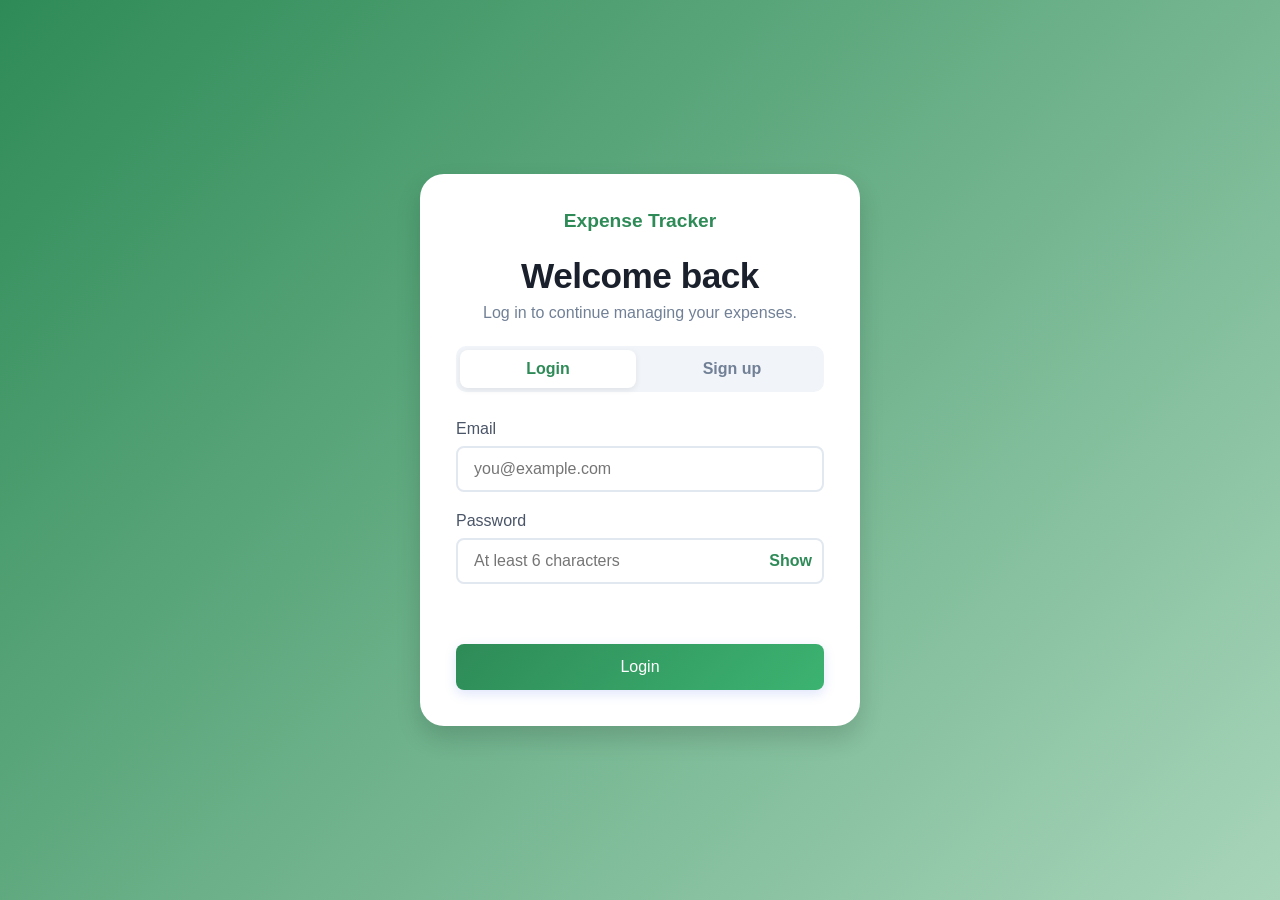
<file: index.html>
<!DOCTYPE html>
<html lang="en">
<head>
    <meta charset="UTF-8">
    <meta name="viewport" content="width=device-width, initial-scale=1.0">
    <title>Expense Tracker</title>
    <link rel="stylesheet" href="css/style.css">
    <script src="js/auth-guard.js"></script>
    <script src="js/user.js" defer></script>
    <script src="js/storage.js" defer></script>
    <script src="js/script.js" defer></script>
</head>
<body>
    <div class="container">
        <nav class="app-nav">
            <span class="app-nav-title" data-user-greeting>Welcome back</span>
            <div class="app-nav-links">
                <a href="index.html" class="active">Transactions</a>
                <a href="budget.html">Budget &amp; Reports</a>
                <a href="how-to-use.html">How to Use</a>
                <a href="settings.html">Settings</a>
                <a href="auth.html">Login / Sign up</a>
            </div>
        </nav>

        <h1>Expense Tracker</h1>

        <!-- Safe-to-Spend banner: pulls from budgetConfig (set on budget.html) + this month's expenses -->
        <div class="safe-to-spend-card status-ok" id="safe-to-spend-card">
            <h2>Safe-to-Spend This Month</h2>
            <h1 id="safe-to-spend-amount">₹0.00</h1>
            <p id="daily-allowance" class="daily-allowance-text">₹0.00 / day</p>
            <div class="progress-track">
                <div class="progress-bar" id="safe-to-spend-bar"></div>
            </div>
            <small>After fixed obligations &amp; savings goal — set these on the Budget &amp; Reports page.</small>
        </div>

        <div class="balance-container">
            <h2>Transaction Totals</h2>
            <h1 id="balance">₹0.00</h1>

            <div class="summary">
                <div class="income">
                    <h3>Income</h3>
                    <p id="income-amount">₹0.00</p>
                </div>
                <div class="expenses">
                    <h3>Expenses</h3>
                    <p id="expense-amount">₹0.00</p>
                </div>
            </div>
        </div>

        <!-- presets panel -->
        <div class ="panel quick-add-panel">
            <div class= "quick-add-header">
                <h2>Presets</h2>
                <button type ="button" id = "quick-add-new-btn" class = "quick-add-new-btn">+ New</button>
            </div>

            <div class = "quick-add-pills" id ="quick-add-pills">
                <!-- presets to be inseted here using js -->
            </div>
            <div class ="quick-add-create-form" id = "quick-add-create-form" hidden>
                <input type = "text" id = "quick-add-name" placeholder="eg. Coffee" autocomplete="off">
                <input type ="number" id = "quick-add-amount" placeholder="Default amount" min ="0">

                <select id = "quick-add-category"></select>
                <button type ="button" id = "quick-add-save-btn" class ="cancel-btn">Save</button>
                <button type="button" id = "quick-add-cancel-btn" class="cancel-btn">Cancel</button>
            </div>
        </div>

        <div class="main-content">
            <div class="transaction-container">
                <h2>Transactions</h2>
                <ul id="transaction-list">
                    <!-- TRANSACTIONS WILL BE INSERTED HERE USING JS -->
                </ul>
            </div>

            <div class="form-container">
                <h2 id="form-title">Add Transaction</h2>

                <form id="transaction-form">
                    <div class="form-group">
                        <label for="description">Description</label>
                        <input type="text" id="description" placeholder="Enter description" autocomplete="off" required>
                    </div>

                    <div class="form-group">
                        <label for="amount">Amount</label>
                        <input type="number" id="amount" placeholder="Enter amount..." min="0" step="0.01" required>
                    </div>

                    <div class="form-group">
                        <label for="category">Category</label>
                        <select id="category" required></select>
                    </div>

                    <div class="form-group">
                        <label for="date">Date</label>
                        <input type="date" id="date" required>
                    </div>

                    <div class="form-group">
                        <label>Transaction Type</label>
                        <div class="type-toggle">
                            <input type="radio" id="type-income" name="type" value="income">
                            <label for="type-income" class="toggle-label income-label">Income</label>

                            <input type="radio" id="type-expense" name="type" value="expense" checked>
                            <label for="type-expense" class="toggle-label expense-label">Expense</label>
                        </div>
                    </div>

                    <button type="submit" id="submit-btn">Add Transaction</button>
                    <button type="button" id="cancel-edit-btn" class="cancel-btn" hidden>Cancel Edit</button>
                </form>
            </div>
        </div>
    </div>
</body>
</html>
</file>
<file: css/style.css>
* {
    margin:0;
    padding:0;
    box-sizing:border-box;
}

body {
    background: linear-gradient(135deg, #2e8b57, #a8d5ba);
    min-height: 100vh;
    font-family:'Gill Sans', 'Gill Sans MT',Calibri, 'Trebuchet MS', sans-serif;
    display: flex;
    align-items: center;
    justify-content: center;
    padding: 20px;
    color: #2d3436;
}

.container {
    width: 100%;
    max-width: 1200px;
    background-color: white;
    padding: 2rem;
    border-radius: 24px;
    box-shadow: 0 12px 24px rgba(0,0,0,0.15);
}

h1 {
    text-align:center;
    color:#1a202c;
    margin-bottom:35px;
    font-size: 2.2rem;
    font-weight: 600;
    letter-spacing: -0.5px;
}

h2 {
    color: #2d3748;
    margin-bottom:1rem;
    font-size : 1.25rem;
    font-weight: 500;
}

.balance-container {
    text-align : center;
    margin-bottom : 35px;
    padding: 24px;
    background: linear-gradient(135deg, #a8d5ba, #6b8e23);
    border-radius: 1rem;
    box-shadow: 0 4px 12px rgba(0,0,0,0.05);
}

.balance-container h1 {
    font-size: 3rem;
    margin : 15px 0;
}

.summary {
    display: grid;
    grid-template-columns: 1fr 1fr;
    gap :24px;
    margin-top:24px;
}

.main-content {
    display: grid;
    grid-template-columns: 1fr 1fr;
    gap :24px;
}

.income,
.expenses {
    background-color: white;
    margin : 10px 10px;
    padding: 24px;
    border-radius: 1rem;
    box-shadow: 0 4px 12px rgba(0,0,0,0.05);
    transition : transform 0.2s ease;
}

.income:hover,
.expenses:hover {
    transform: translateY(-2px);
}

.income h3 {
    color: #059669;
    font-size: 1.1rem;
    font-weight: 500;
}

.expenses h3 {
    color: #dc2626;
    font-size: 1.1rem;
    font-weight: 500;
}

.income p,
.expenses p {
    margin-top : 8px;
    font-size: 1.75rem;
    font-weight: 600;
}

.income p {
    color : #059669;
}

.expenses p {
    color: #dc2626;
}


.transaction-container {
    height: 100%;
    display: flex;
    flex-direction: column;
}

#transaction-list {
    list-style: none;
    max-height: 500px;
    overflow-y: auto;
    padding-right: 8px;
    flex-grow: 1;
}

#transaction-list::-webkit-scrollbar {
    width: 10px;
}
#transaction-list::-webkit-scrollbar-track {
    background-color: #f1f1f1;
    border-radius: 4px;
}

#transaction-list::-webkit-scrollbar-thumb {
    background-color: #cbd5e0;
    border-radius: 4px;
}
#transaction-list::-webkit-scrollbar-thumb:hover {
    border-color: #a0aec0;
}


.transaction {
    display: flex;
    justify-content: space-between;
    align-items: center;
    padding: 1rem 1.2rem;
    margin-bottom: 12px;
    border-radius:12px;
    background-color: #fff;
    box-shadow: 0 2px rgba(0,0,0,0.05);
    transition: all 0.2s ease;
    border-right: 5px solid;
    animation: slidein 0.3s ease ;
    cursor: pointer; /* clicking a row (not the delete button) opens it for editing */
}

@keyframes slidein {
    from{
        opacity: 0;
        transform : translateX(-20px);
    }
    to{
        opacity: 1;
        transform : translateX(0);
    }
}

.transaction:hover {
    transform: translateX(4px);
    box-shadow: 0 4px 12px rgba(0,0,0,0.1);
}

.transaction.income {
    border-right-color:#059669;
}

.transaction.expense {
    border-right-color:#dc2626;
}

.transaction-info {
    display: flex;
    flex-direction: column;
    gap: 4px;
}

.transaction-meta {
    font-size: 0.8rem;
    color: #718096;
}

.transaction-amount-group {
    display: flex;
    align-items: center;
    gap: 8px;
}

.transaction .delete-btn {
    background:none;
    border: none;
    color: #dc2626;
    cursor: pointer;
    font-size: 1.4rem;
    opacity: 0;
    transition: all 0.2s ease;
    padding: 4px 8px;
    border-radius : 4px;
    margin-left: 12px;
}

.transaction:hover .delete-btn {
    opacity: 1;
}

.transaction .delete-btn:hover {
    background-color: #fee2e2;
    transform: scale(1.1);
}


.form-container {
    background: linear-gradient(135deg, #f6f8fb, #f1f4f8);
    padding : 24px;
    border-radius: 16px;
    box-shadow: 0 4px 12px rgba(0,0,0,0.15);
    height: 100%;
    display: flex;
    flex-direction: column;
}

.form-container form {
    height: 100%;
    display : flex;
    flex-direction: column;
}

.form-group {
    margin-bottom: 20px;
}

label {
    display: block;
    margin-bottom: 8px;
    color: #4a5568;
    font-weight: 500;
}

input, select {
    width: 100%;
    padding: 12px 16px;
    border: 2px solid #e2e8f0;
    border-radius: 8px;
    font-size: 1rem;
    transition: all 0.2s ease;
    background-color: white;
    font-family: inherit;
}

input:focus, select:focus {
    outline: none;
    border-color: #667eea;
    box-shadow: 0 0 0 3px rgba(102, 126, 234, 0.1);
}

input:hover, select:hover {
    border-color: #cbd5e0;
}

/* Remove number input spinner arrows so users just type the amount */
input[type="number"] {
    -moz-appearance: textfield;
}
input[type="number"]::-webkit-outer-spin-button,
input[type="number"]::-webkit-inner-spin-button {
    -webkit-appearance: none;
    margin: 0;
}

small {
    color: #718096;
    font-size: 0.875rem;
    margin-top: 4px;
    display: block;
}

button[type="submit"], .cancel-btn {
    width: 100%;
    padding: 14px;
    border: none;
    border-radius: 8px;
    cursor: pointer;
    font-size: 1rem;
    font-weight: 500;
    transition: all 0.2s ease;
    margin-top: 8px;
}

button[type="submit"] {
    background: linear-gradient(135deg, #2e8b57 0%, #3cb371 100%);
    color: white;
    box-shadow: 0 4px 12px rgba(102, 126, 234, 0.2);
}

button[type="submit"]:hover {
    transform: translateY(-2px);
    box-shadow: 0 6px 16px rgba(102, 126, 234, 0.3);
}
button[type="submit"]:active {
    transform: translateY(0);
    box-shadow: 0 4px 12px rgba(102, 126, 234, 0.2);
}

.cancel-btn {
    background-color: #f1f4f8;
    color: #4a5568;
    border: 2px solid #e2e8f0;
}
.cancel-btn:hover {
    background-color: #e2e8f0;
}


/* ==========================================================
   Navigation (2-page app)
   ========================================================== */

.app-nav {
    display: flex;
    justify-content: space-between;
    align-items: center;
    margin-bottom: 24px;
    padding-bottom: 16px;
    border-bottom: 2px solid #f1f4f8;
}

.app-nav-title {
    font-weight: 700;
    font-size: 1.2rem;
    color: #2e8b57;
}

.app-nav-links {
    display: flex;
    gap: 20px;
}

.app-nav-links a {
    text-decoration: none;
    color: #4a5568;
    font-weight: 500;
    padding: 6px 4px;
    border-bottom: 2px solid transparent;
    transition: all 0.2s ease;
}

.app-nav-links a:hover {
    color: #2e8b57;
}

.app-nav-links a.active {
    color: #2e8b57;
    border-bottom-color: #2e8b57;
}

.content-page {
    max-width: 860px;
    margin: 0 auto;
}

.editable-content {
    line-height: 1.7;
}

.editable-content h2 {
    margin-top: 24px;
}

.editable-content h2:first-child {
    margin-top: 0;
}

.settings-panel {
    max-width: 620px;
    margin: 0 auto 24px;
}

.settings-message {
    min-height: 1.4em;
    margin: 12px 0;
}

.settings-message.success {
    color: #059669;
}

.settings-message.error {
    color: #dc2626;
}

/* ==========================================================
   Login / sign-up page
   ========================================================== */

.auth-page {
    background: linear-gradient(135deg, #2e8b57, #a8d5ba);
}

.auth-card {
    width: 100%;
    max-width: 440px;
    padding: 36px;
    background: white;
    border-radius: 24px;
    box-shadow: 0 12px 24px rgba(0, 0, 0, 0.15);
}

.auth-brand {
    text-align: center;
}

.auth-brand h1 {
    margin: 24px 0 8px;
}

.auth-brand p {
    color: #718096;
    margin-bottom: 24px;
}

.auth-tabs {
    display: grid;
    grid-template-columns: 1fr 1fr;
    gap: 8px;
    padding: 4px;
    margin-bottom: 28px;
    background: #f1f4f8;
    border-radius: 10px;
}

.auth-tab {
    padding: 10px;
    border: 0;
    border-radius: 8px;
    background: transparent;
    color: #718096;
    cursor: pointer;
    font: inherit;
    font-weight: 600;
}

.auth-tab.active {
    background: white;
    color: #2e8b57;
    box-shadow: 0 2px 6px rgba(0, 0, 0, 0.08);
}

.password-field {
    position: relative;
}

.password-field input {
    padding-right: 68px;
}

.password-toggle {
    position: absolute;
    top: 50%;
    right: 12px;
    transform: translateY(-50%);
    border: 0;
    background: transparent;
    color: #2e8b57;
    cursor: pointer;
    font: inherit;
    font-weight: 600;
}

.auth-message {
    min-height: 24px;
    margin: 4px 0 8px;
    font-size: 0.9rem;
    text-align: center;
}

.auth-message.error {
    color: #dc2626;
}

.auth-message.success {
    color: #059669;
}

.back-to-app {
    display: block;
    margin-top: 22px;
    color: #2e8b57;
    text-align: center;
    text-decoration: none;
    font-weight: 600;
}

.back-to-app:hover {
    text-decoration: underline;
}

.demo-note {
    margin-top: 18px;
    color: #718096;
    font-size: 0.78rem;
    text-align: center;
}


/* ==========================================================
   Safe-to-Spend hero card (index.html)
   ========================================================== */

.safe-to-spend-card {
    text-align: center;
    margin-bottom: 24px;
    padding: 24px;
    border-radius: 1rem;
    box-shadow: 0 4px 12px rgba(0,0,0,0.05);
    color: white;
    transition: background 0.3s ease;
}

.safe-to-spend-card h1 {
    font-size: 2.6rem;
    margin: 10px 0;
    color: white;
}

.safe-to-spend-card h2 {
    color: rgba(255,255,255,0.9);
}

.safe-to-spend-card small {
    color: rgba(255,255,255,0.85);
}

.daily-allowance-text {
    font-size: 1rem;
    margin-bottom: 16px;
    font-weight: 500;
}

.status-ok { background: linear-gradient(135deg, #059669, #2e8b57); }
.status-warning { background: linear-gradient(135deg, #f59e0b, #ea580c); }
.status-danger { background: linear-gradient(135deg, #dc2626, #991b1b); }

.progress-track {
    width: 100%;
    height: 10px;
    background: rgba(255,255,255,0.3);
    border-radius: 6px;
    overflow: hidden;
    margin-bottom: 12px;
}

.progress-bar {
    height: 100%;
    background: white;
    border-radius: 6px;
    transition: width 0.3s ease;
}


/* ==========================================================
   Type toggle (income / expense radio buttons styled as pills)
   ========================================================== */

.type-toggle {
    display: flex;
    gap: 12px;
}

.type-toggle input[type="radio"] {
    position: absolute;
    opacity: 0;
    width: 0;
    height: 0;
}

.toggle-label {
    flex: 1;
    text-align: center;
    padding: 10px;
    border: 2px solid #e2e8f0;
    border-radius: 8px;
    cursor: pointer;
    font-weight: 500;
    color: #4a5568;
    transition: all 0.2s ease;
}

#type-income:checked + .income-label {
    background-color: #059669;
    border-color: #059669;
    color: white;
}

#type-expense:checked + .expense-label {
    background-color: #dc2626;
    border-color: #dc2626;
    color: white;
}


/* ==========================================================
   Budget page — panels, fixed obligations list, overview cards
   ========================================================== */

.panel {
    background-color: #fff;
    padding: 24px;
    border-radius: 1rem;
    box-shadow: 0 4px 12px rgba(0,0,0,0.05);
    margin-bottom: 24px;
}

.inline-form {
    display: grid;
    grid-template-columns: 1fr 1fr auto;
    gap: 16px;
    align-items: end;
}

.inline-form .form-group {
    margin-bottom: 0;
}

.inline-form button {
    height: fit-content;
    margin-top: 0;
}

.fixed-list {
    list-style: none;
    max-height: 320px;
    overflow-y: auto;
    margin-bottom: 16px;
}

.fixed-item {
    display: flex;
    justify-content: space-between;
    align-items: center;
    padding: 14px;
    margin-bottom: 10px;
    border-radius: 10px;
    background-color: #f6f8fb;
    border-left: 4px solid #2e8b57;
}

.fixed-item-info {
    display: flex;
    flex-direction: column;
    gap: 4px;
}

.fixed-item-meta {
    font-size: 0.8rem;
    color: #718096;
}

.fixed-item-actions {
    display: flex;
    align-items: center;
    gap: 8px;
}

.fixed-item-amount {
    font-weight: 600;
    color: #2d3748;
}

.edit-btn, .fixed-item .delete-btn {
    background: none;
    border: none;
    cursor: pointer;
    font-size: 1.1rem;
    padding: 4px 8px;
    border-radius: 4px;
}

.edit-btn:hover { background-color: #e2e8f0; }
.fixed-item .delete-btn { color: #dc2626; }
.fixed-item .delete-btn:hover { background-color: #fee2e2; }

.total-card {
    display: flex;
    justify-content: space-between;
    padding: 16px;
    background: linear-gradient(135deg, #a8d5ba, #6b8e23);
    border-radius: 10px;
    font-weight: 600;
    color: #1a202c;
}

.overview-cards {
    display: grid;
    grid-template-columns: repeat(3, 1fr);
    gap: 16px;
    margin-bottom: 24px;
}

.overview-card {
    background-color: #f6f8fb;
    padding: 18px;
    border-radius: 10px;
    text-align: center;
}

.overview-card h3 {
    font-size: 0.9rem;
    color: #4a5568;
    margin-bottom: 8px;
    font-weight: 500;
}

.overview-card p {
    font-size: 1.4rem;
    font-weight: 600;
    color: #2d3748;
}


/* ==========================================================
   Charts — pure CSS, no external chart library
   ========================================================== */

.charts-row {
    display: grid;
    grid-template-columns: 1fr 1fr;
    gap: 24px;
}

.chart-block h3 {
    font-size: 1rem;
    color: #4a5568;
    margin-bottom: 12px;
    font-weight: 500;
}

.donut-wrapper {
    display: flex;
    justify-content: center;
    margin-bottom: 16px;
}

.donut {
    width: 180px;
    height: 180px;
    border-radius: 50%;
    position: relative;
}

.donut::after {
    content: "";
    position: absolute;
    inset: 30px;
    background-color: #fff;
    border-radius: 50%;
}

.donut-legend {
    display: flex;
    flex-direction: column;
    gap: 8px;
}

.legend-row {
    display: flex;
    align-items: center;
    gap: 8px;
    font-size: 0.9rem;
}

.legend-dot {
    width: 12px;
    height: 12px;
    border-radius: 50%;
    flex-shrink: 0;
}

.legend-value {
    margin-left: auto;
    font-weight: 600;
}

.bar-chart {
    display: flex;
    align-items: flex-end;
    gap: 16px;
    height: 200px;
    padding: 12px;
    background-color: #f6f8fb;
    border-radius: 10px;
}

.bar-column {
    flex: 1;
    display: flex;
    flex-direction: column;
    align-items: center;
    justify-content: flex-end;
    height: 100%;
}

.bar {
    width: 100%;
    max-width: 40px;
    background: linear-gradient(180deg, #3cb371, #2e8b57);
    border-radius: 6px 6px 0 0;
    min-height: 4px;
    transition: height 0.3s ease;
}

.bar-label {
    margin-top: 8px;
    font-size: 0.75rem;
    color: #4a5568;
    text-align: center;
}

.empty-state {
    color: #718096;
    font-size: 0.9rem;
    text-align: center;
    padding: 40px 0;
}


/* ==========================================================
   Quick Add panel (index.html) — one-click expense presets
   ========================================================== */

.quick-add-panel {
    margin-bottom: 24px;
}

.quick-add-header {
    display: flex;
    justify-content: space-between;
    align-items: center;
    margin-bottom: 1rem;
}

.quick-add-header h2 {
    margin-bottom: 0;
}

.quick-add-new-btn {
    background-color: #f1f4f8;
    color: #2e8b57;
    border: 2px solid #e2e8f0;
    border-radius: 8px;
    padding: 8px 14px;
    font-weight: 500;
    cursor: pointer;
    transition: all 0.2s ease;
}

.quick-add-new-btn:hover {
    background-color: #e2e8f0;
}

.quick-add-pills {
    display: flex;
    flex-wrap: wrap;
    gap: 10px;
}

.quick-add-pill {
    display: flex;
    align-items: stretch;
    border-radius: 20px;
    overflow: hidden;
    background-color: #f6f8fb;
    border: 2px solid #e2e8f0;
}

.quick-add-trigger {
    background: none;
    border: none;
    padding: 8px 14px;
    font-size: 0.9rem;
    font-weight: 500;
    color: #2d3748;
    cursor: pointer;
}

.quick-add-trigger:hover {
    background-color: #e2e8f0;
}

.quick-add-delete {
    background: none;
    border: none;
    border-left: 1px solid #e2e8f0;
    padding: 8px 10px;
    color: #dc2626;
    cursor: pointer;
    opacity: 0.5;
    transition: opacity 0.2s ease;
}

.quick-add-pill:hover .quick-add-delete {
    opacity: 1;
}

.quick-add-delete:hover {
    background-color: #fee2e2;
}

.quick-add-create-form {
    display: flex;
    flex-wrap: wrap;
    gap: 10px;
    margin-top: 16px;
    padding-top: 16px;
    border-top: 1px solid #f1f4f8;
}

.quick-add-create-form input,
.quick-add-create-form select {
    width: auto;
    flex: 1;
    min-width: 140px;
}

.quick-add-create-form button {
    width: auto;
    margin-top: 0;
}


/* responsiveness */

@media (max-width: 900px) {
    .main-content {
        grid-template-columns: 1fr;
    }

    #transaction-list {
        max-height: 300px;
    }

    .inline-form {
        grid-template-columns: 1fr;
    }

    .overview-cards {
        grid-template-columns: 1fr;
    }

    .charts-row {
        grid-template-columns: 1fr;
    }
}

/* for mobile phones */

@media (max-width: 480px) {
    .container {
        padding: 24px;
    }

    .summary {
        grid-template-columns: 1fr;
        gap : 16px;
    }

    .balance-container h1 {
        font-size: 2.5rem;
    }

    .income p,
    .expenses p {
        font-size: 1.5rem;
    }

    .transaction {
        padding: 14px 16px;
    }

    h1 {
        font-size: 1.8rem;
    }

    .app-nav {
        flex-direction: column;
        gap: 12px;
        text-align: center;
    }

    .safe-to-spend-card h1 {
        font-size: 2rem;
    }

    .auth-card {
        padding: 28px 20px;
    }
}
</file>
